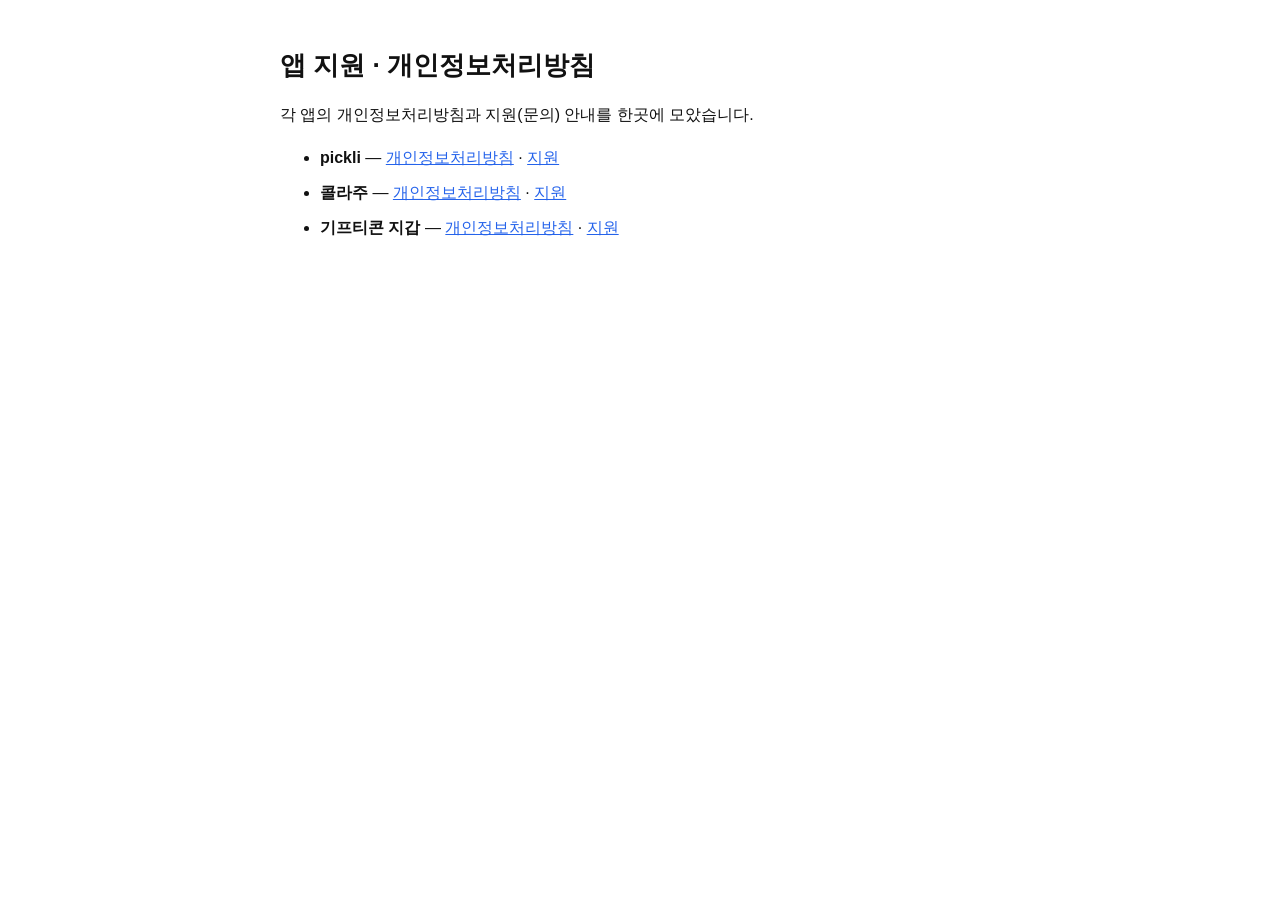
<file: index.html>
<!doctype html><html lang="ko"><head><meta charset="utf-8"><meta name="viewport" content="width=device-width,initial-scale=1"><title>앱 지원 · 개인정보처리방침</title>
<link rel="stylesheet" href="style.css"></head><body><main>
<h1>앱 지원 · 개인정보처리방침</h1>
<p>각 앱의 개인정보처리방침과 지원(문의) 안내를 한곳에 모았습니다.</p>
<ul class="apps">
<li><strong>pickli</strong> — <a href="pickli/privacy.html">개인정보처리방침</a> · <a href="pickli/support.html">지원</a></li>
<li><strong>콜라주</strong> — <a href="collage/privacy.html">개인정보처리방침</a> · <a href="collage/support.html">지원</a></li>
<li><strong>기프티콘 지갑</strong> — <a href="gifticon/privacy.html">개인정보처리방침</a> · <a href="gifticon/support.html">지원</a></li>
</ul></main></body></html>
</file>
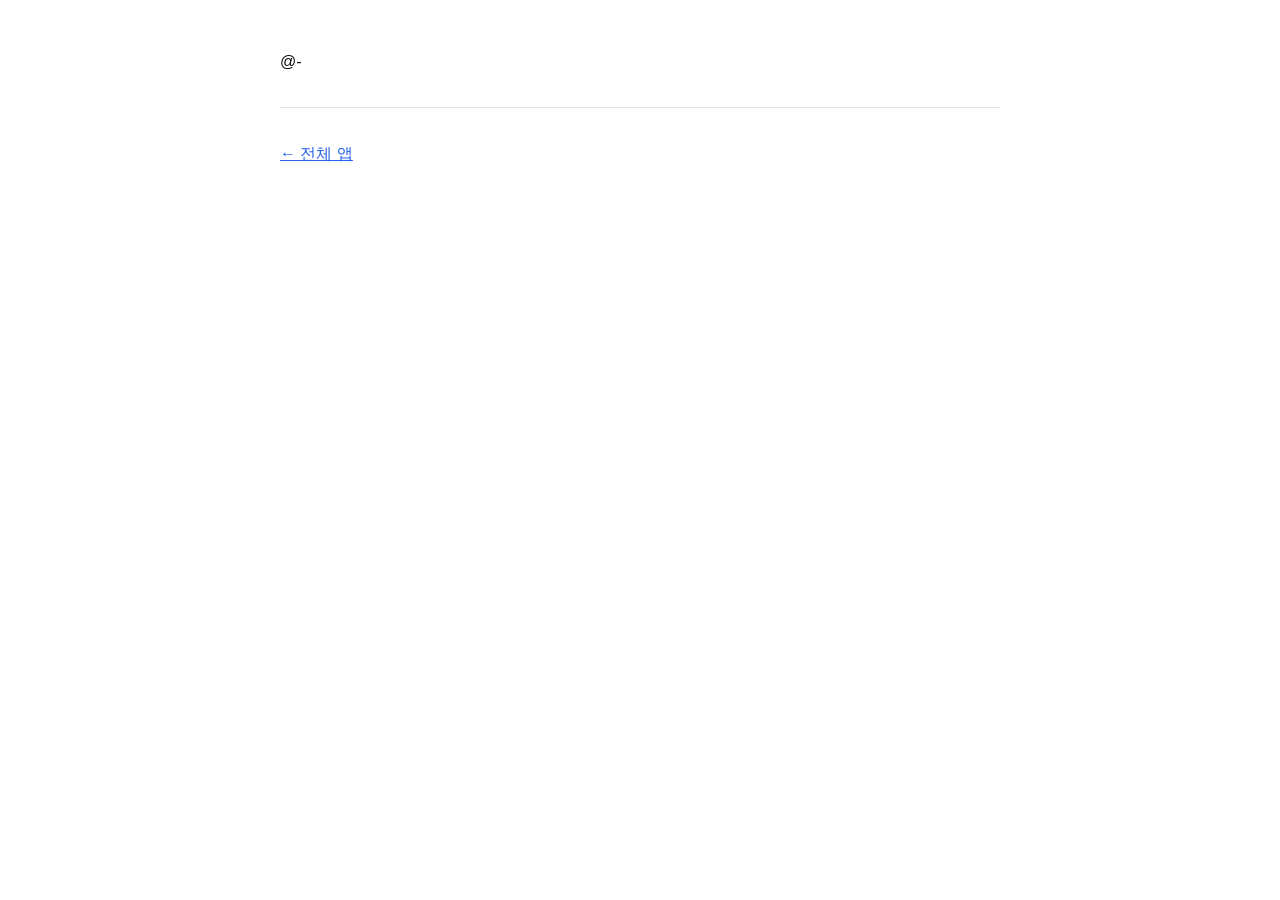
<file: gifticon/privacy.html>
<!doctype html><html lang="ko"><head><meta charset="utf-8"><meta name="viewport" content="width=device-width,initial-scale=1"><title>기프티콘 지갑 개인정보처리방침</title><link rel="stylesheet" href="../style.css"></head><body><main><p>@-</p><hr><p><a href="../index.html">← 전체 앱</a></p></main></body></html>
</file>
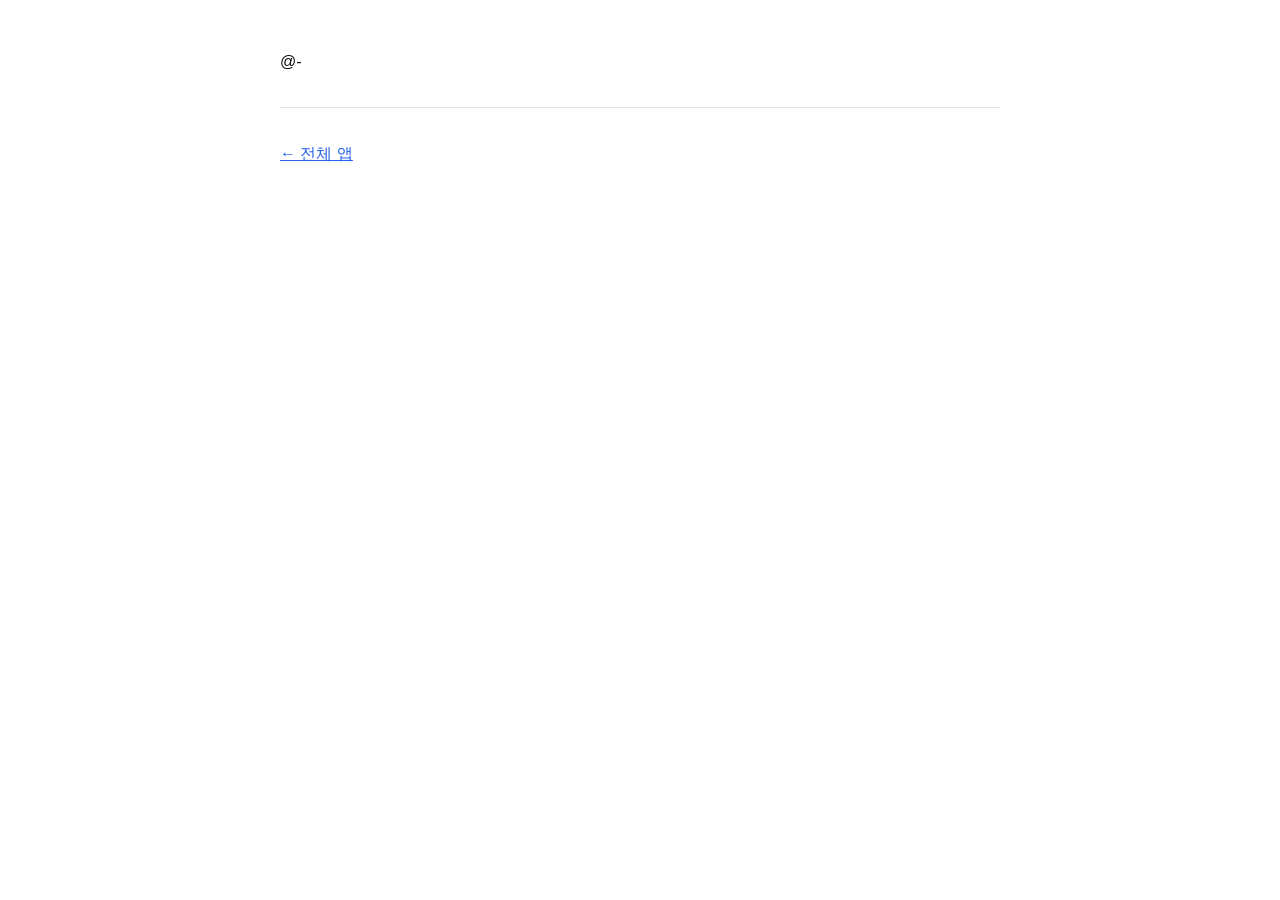
<file: gifticon/support.html>
<!doctype html><html lang="ko"><head><meta charset="utf-8"><meta name="viewport" content="width=device-width,initial-scale=1"><title>기프티콘 지갑 지원</title><link rel="stylesheet" href="../style.css"></head><body><main><p>@-</p><hr><p><a href="../index.html">← 전체 앱</a></p></main></body></html>
</file>
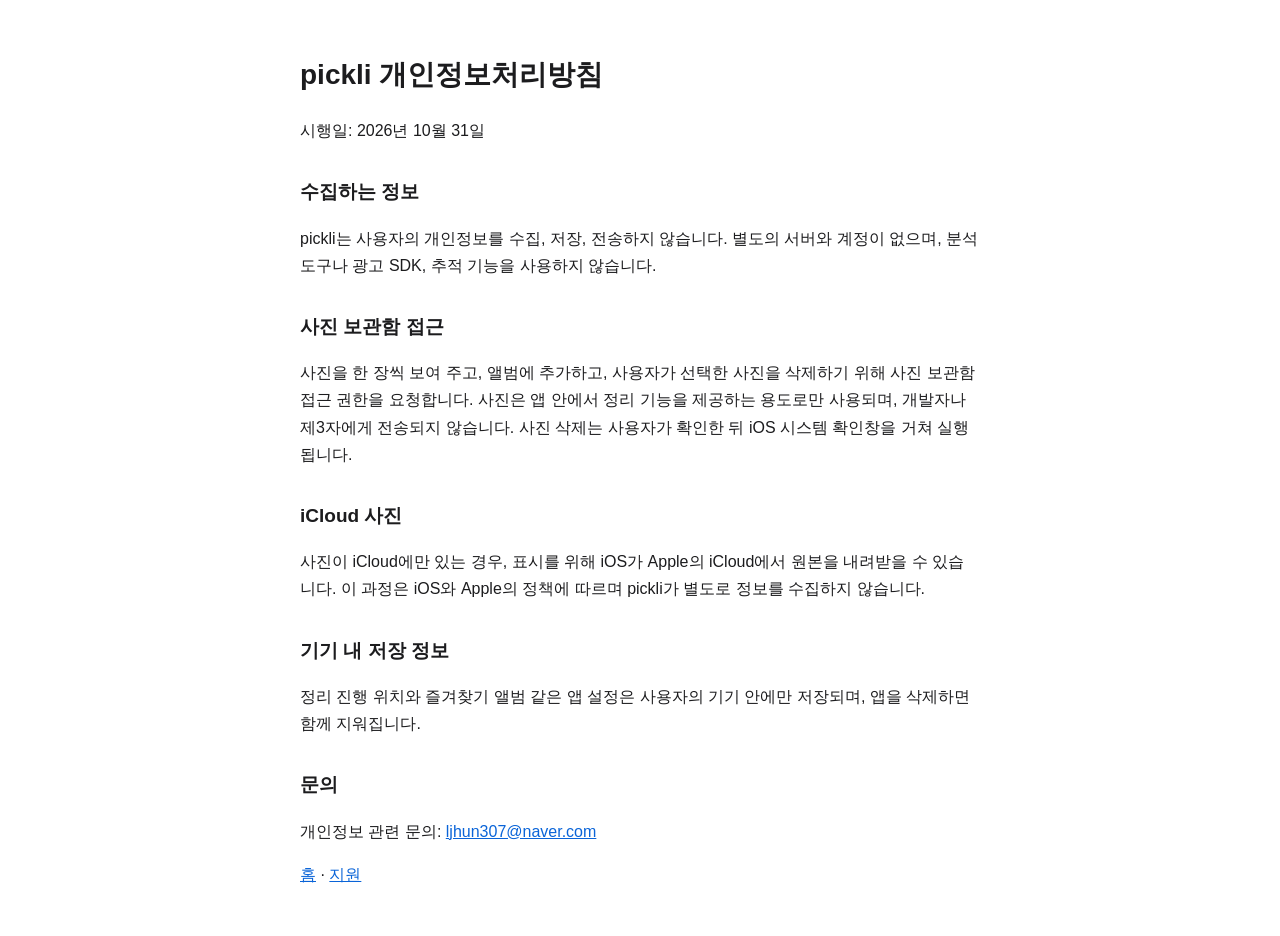
<file: pickli/privacy.html>
<!doctype html><html lang="ko"><head><meta charset="utf-8"><meta name="viewport" content="width=device-width,initial-scale=1"><title>pickli 개인정보처리방침</title><link rel="stylesheet" href="style.css"></head><body>
<h1>pickli 개인정보처리방침</h1>
<p>시행일: 2026년 10월 31일</p>
<h2>수집하는 정보</h2>
<p>pickli는 사용자의 개인정보를 수집, 저장, 전송하지 않습니다. 별도의 서버와 계정이 없으며, 분석 도구나 광고 SDK, 추적 기능을 사용하지 않습니다.</p>
<h2>사진 보관함 접근</h2>
<p>사진을 한 장씩 보여 주고, 앨범에 추가하고, 사용자가 선택한 사진을 삭제하기 위해 사진 보관함 접근 권한을 요청합니다. 사진은 앱 안에서 정리 기능을 제공하는 용도로만 사용되며, 개발자나 제3자에게 전송되지 않습니다. 사진 삭제는 사용자가 확인한 뒤 iOS 시스템 확인창을 거쳐 실행됩니다.</p>
<h2>iCloud 사진</h2>
<p>사진이 iCloud에만 있는 경우, 표시를 위해 iOS가 Apple의 iCloud에서 원본을 내려받을 수 있습니다. 이 과정은 iOS와 Apple의 정책에 따르며 pickli가 별도로 정보를 수집하지 않습니다.</p>
<h2>기기 내 저장 정보</h2>
<p>정리 진행 위치와 즐겨찾기 앨범 같은 앱 설정은 사용자의 기기 안에만 저장되며, 앱을 삭제하면 함께 지워집니다.</p>
<h2>문의</h2>
<p>개인정보 관련 문의: <a href="mailto:ljhun307@naver.com">ljhun307@naver.com</a></p>
<p><a href="./">홈</a> · <a href="support.html">지원</a></p>
</body></html>
</file>
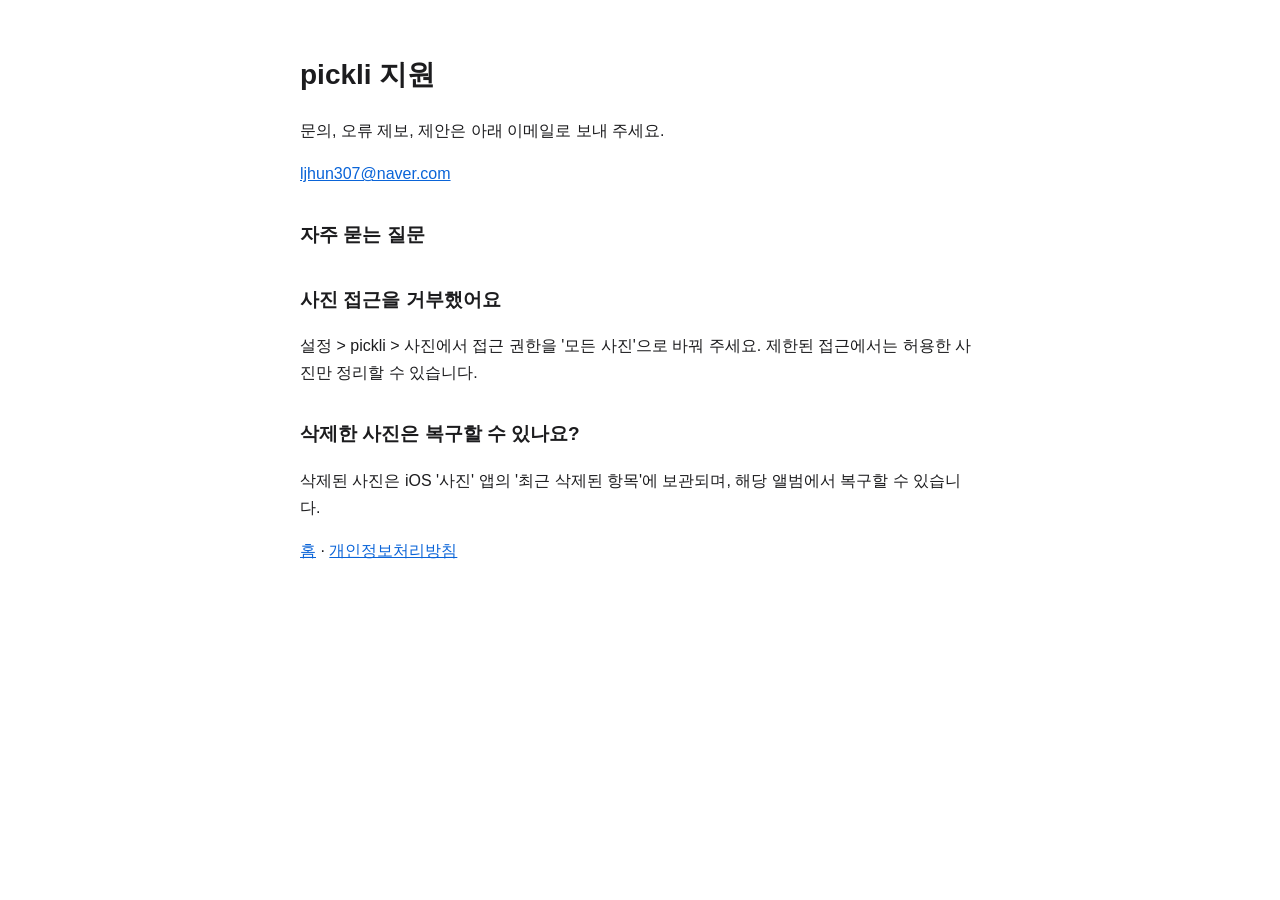
<file: pickli/support.html>
<!doctype html><html lang="ko"><head><meta charset="utf-8"><meta name="viewport" content="width=device-width,initial-scale=1"><title>pickli 지원</title><link rel="stylesheet" href="style.css"></head><body>
<h1>pickli 지원</h1>
<p>문의, 오류 제보, 제안은 아래 이메일로 보내 주세요.</p>
<p><a href="mailto:ljhun307@naver.com">ljhun307@naver.com</a></p>
<h2>자주 묻는 질문</h2>
<h2>사진 접근을 거부했어요</h2>
<p>설정 &gt; pickli &gt; 사진에서 접근 권한을 '모든 사진'으로 바꿔 주세요. 제한된 접근에서는 허용한 사진만 정리할 수 있습니다.</p>
<h2>삭제한 사진은 복구할 수 있나요?</h2>
<p>삭제된 사진은 iOS '사진' 앱의 '최근 삭제된 항목'에 보관되며, 해당 앨범에서 복구할 수 있습니다.</p>
<p><a href="./">홈</a> · <a href="privacy.html">개인정보처리방침</a></p>
</body></html>
</file>
<file: style.css>
:root{color-scheme:light dark;--fg:#111;--bg:#fff;--muted:#666;--line:#e5e5e5;--accent:#2563eb}
@media (prefers-color-scheme:dark){:root{--fg:#f2f2f2;--bg:#111;--muted:#aaa;--line:#2a2a2a;--accent:#60a5fa}}
body{margin:0;background:var(--bg);color:var(--fg);font:16px/1.7 -apple-system,BlinkMacSystemFont,"Apple SD Gothic Neo","Noto Sans KR",sans-serif}
main{max-width:720px;margin:0 auto;padding:32px 16px 64px}h1{font-size:26px;line-height:1.3}h2{font-size:19px;margin-top:28px}
a{color:var(--accent)}.muted{color:var(--muted)}ul.apps li{margin:8px 0}hr{border:0;border-top:1px solid var(--line);margin:32px 0}
</file>
<file: pickli/style.css>
body{font-family:-apple-system,"Apple SD Gothic Neo",sans-serif;max-width:680px;margin:0 auto;padding:32px 20px;line-height:1.7;color:#1c1c1e}
h1{font-size:28px}h2{font-size:19px;margin-top:32px}a{color:#0a64d8}
@media(prefers-color-scheme:dark){body{background:#000;color:#f2f2f7}a{color:#6cb2ff}}
</file>
